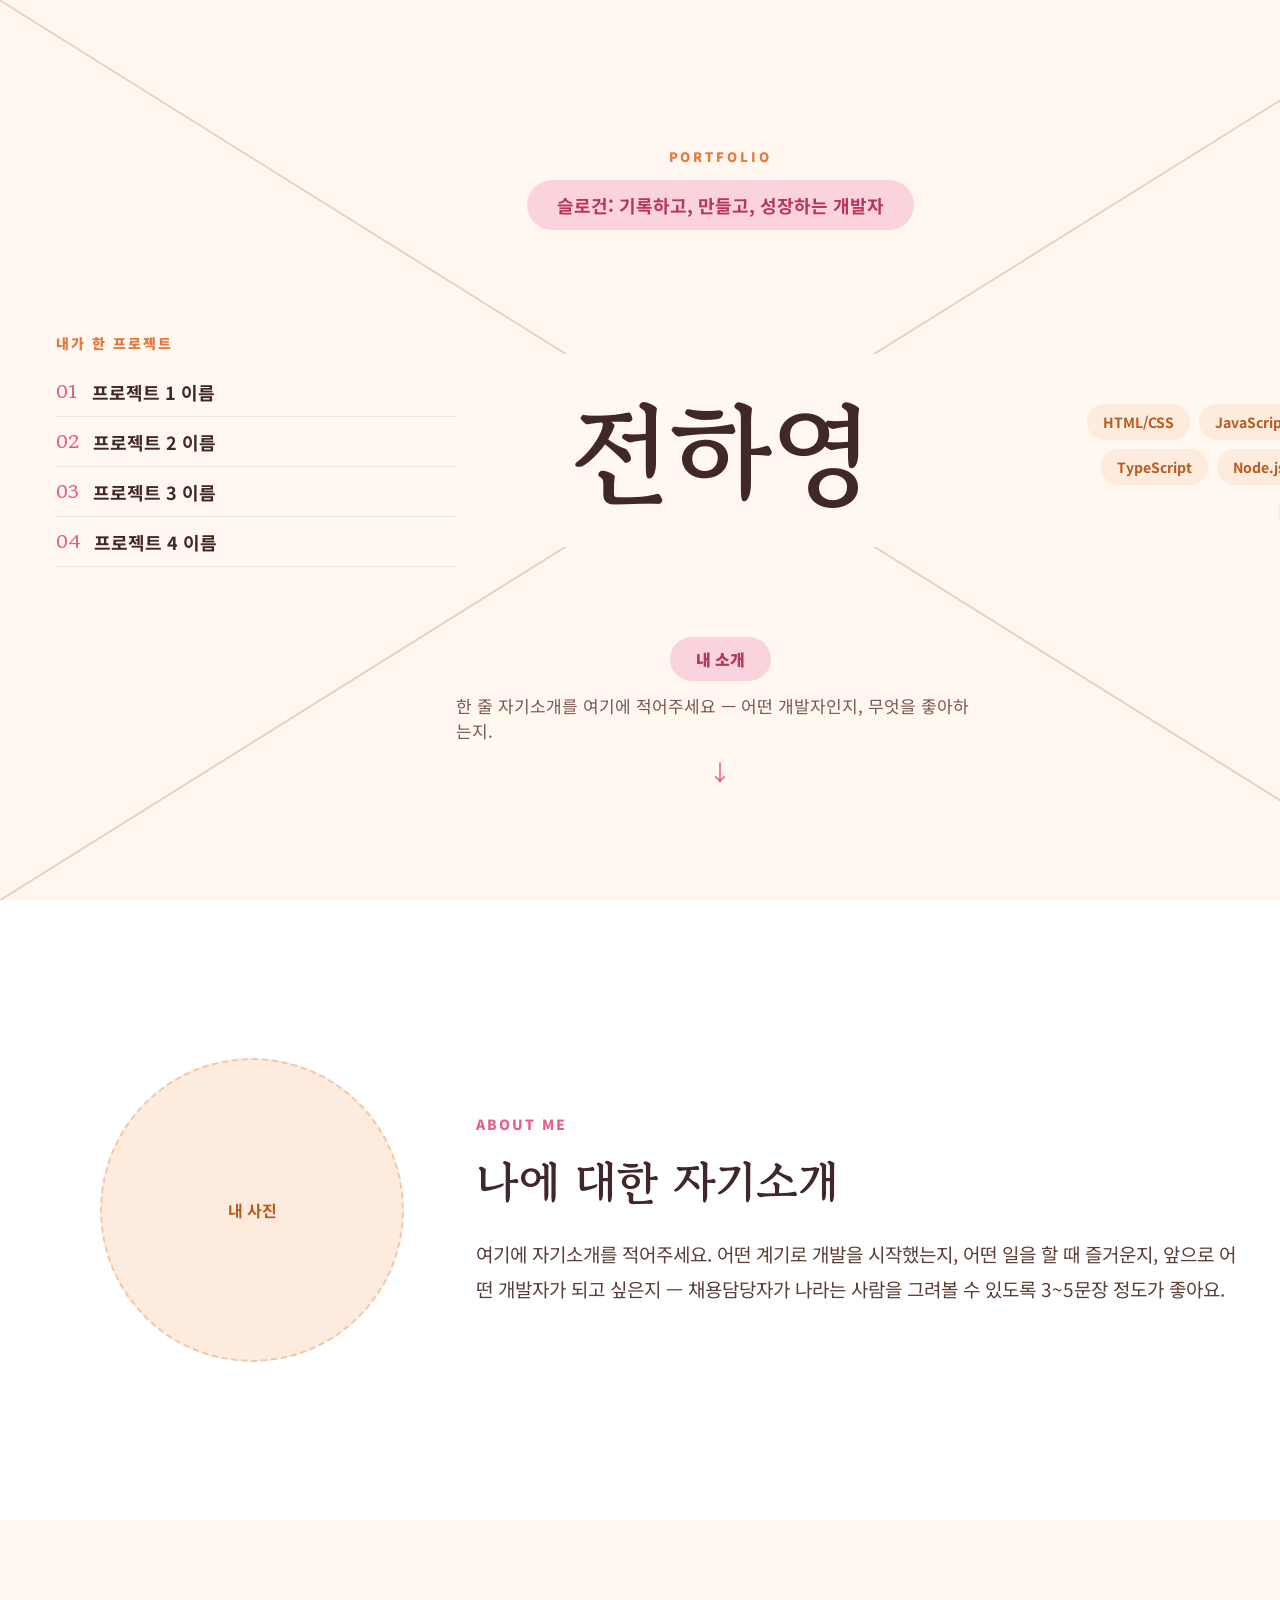
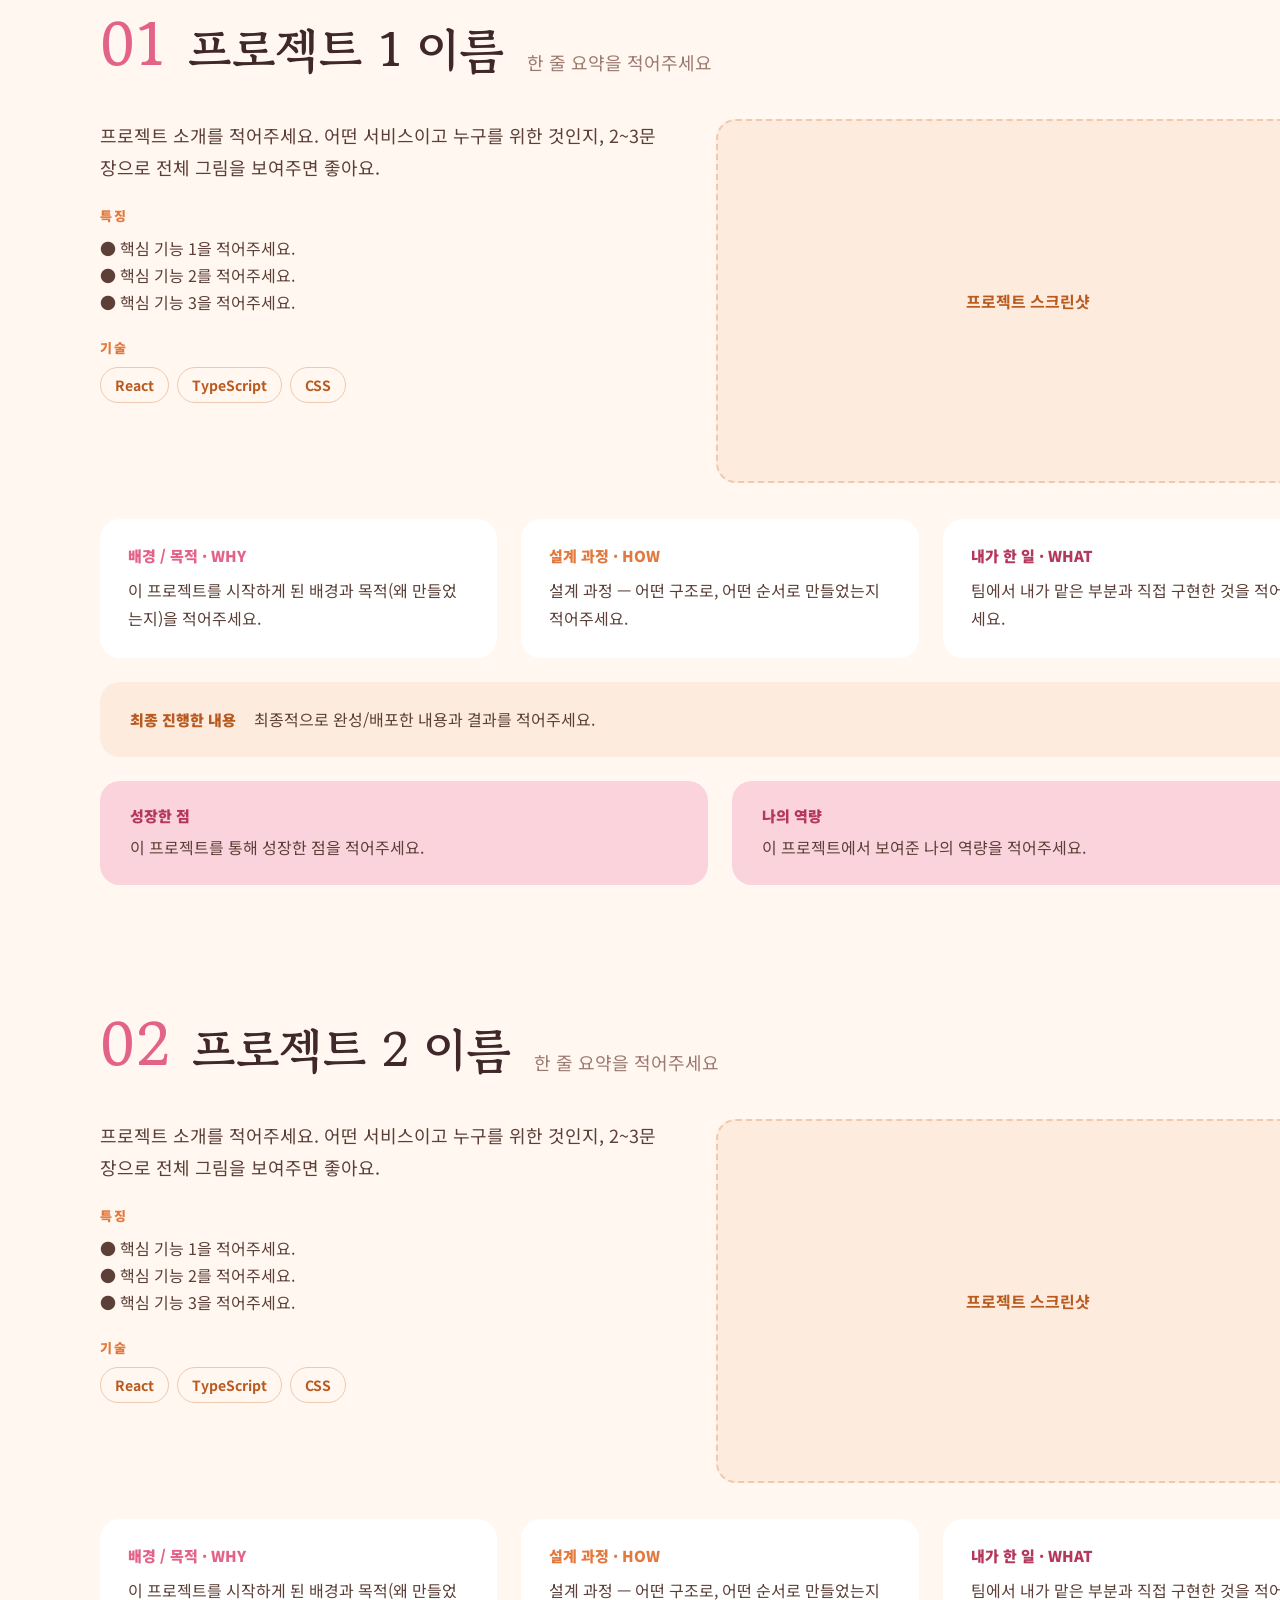
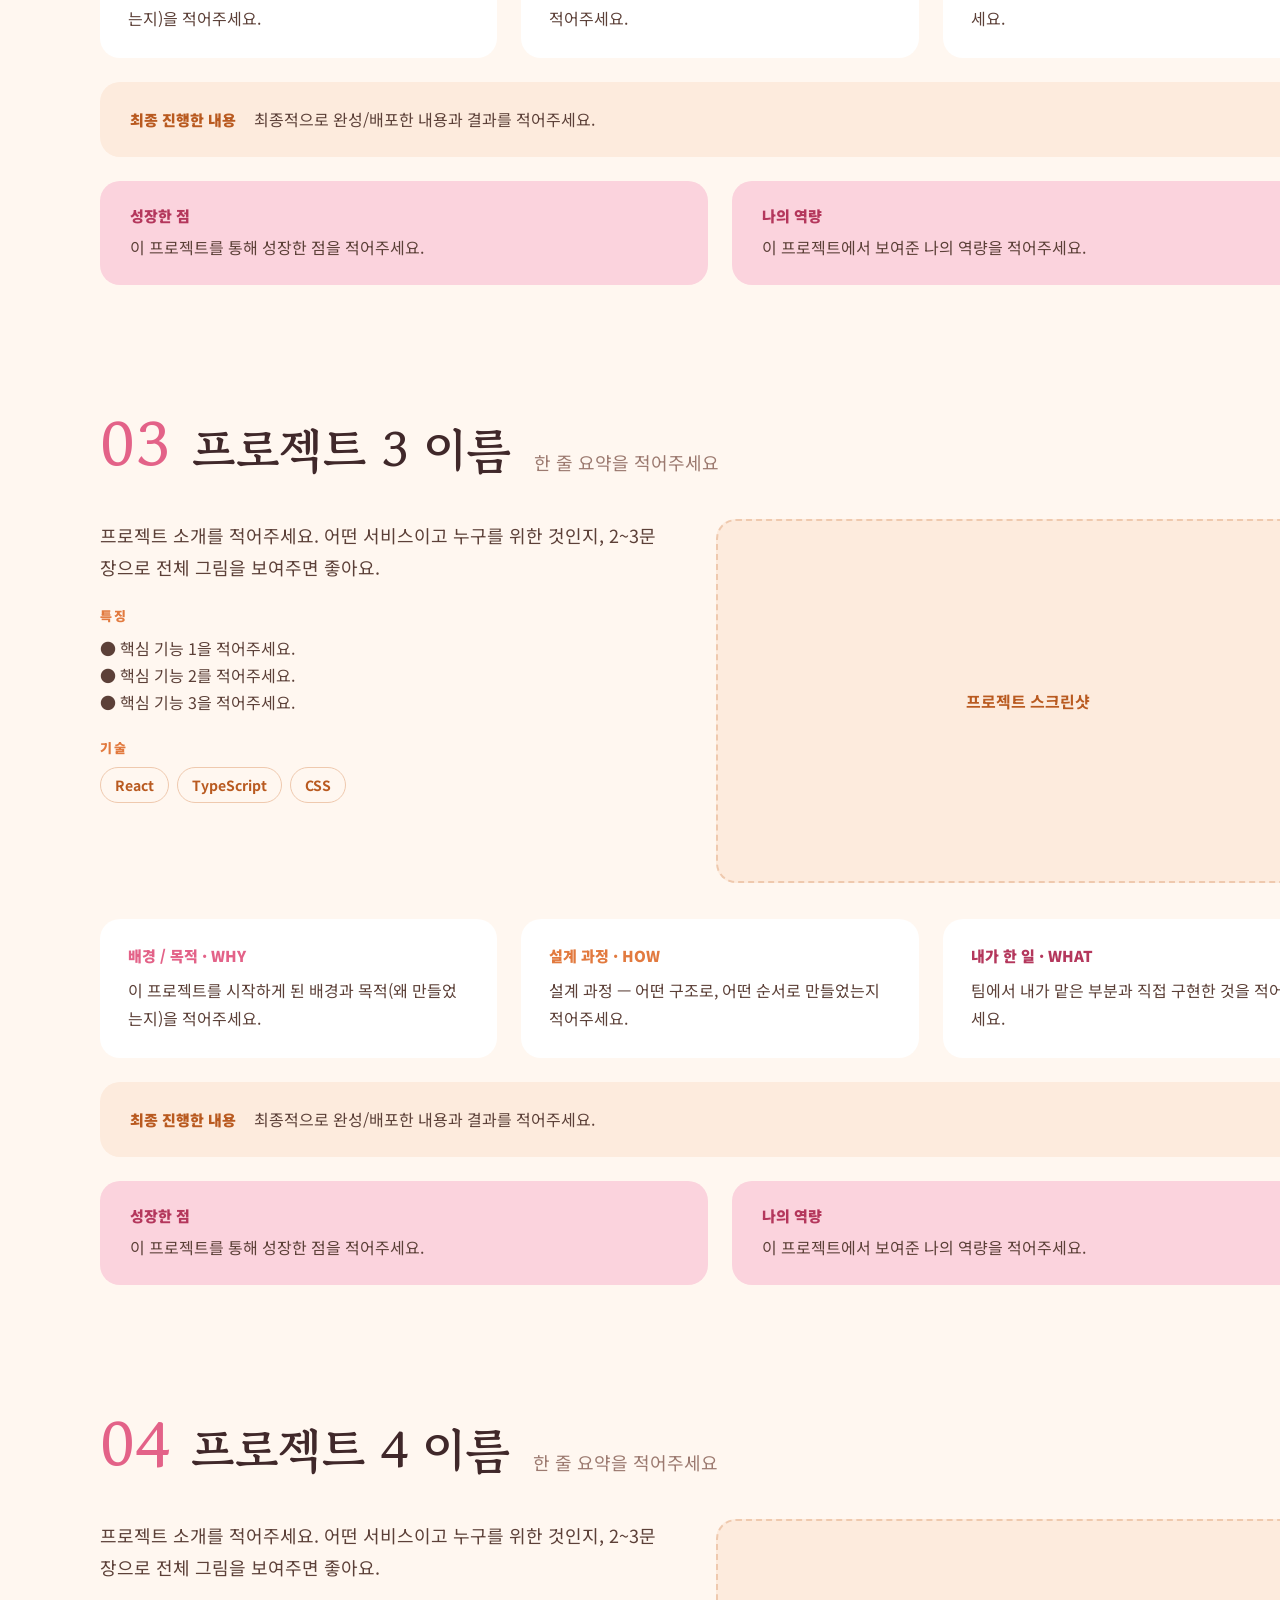
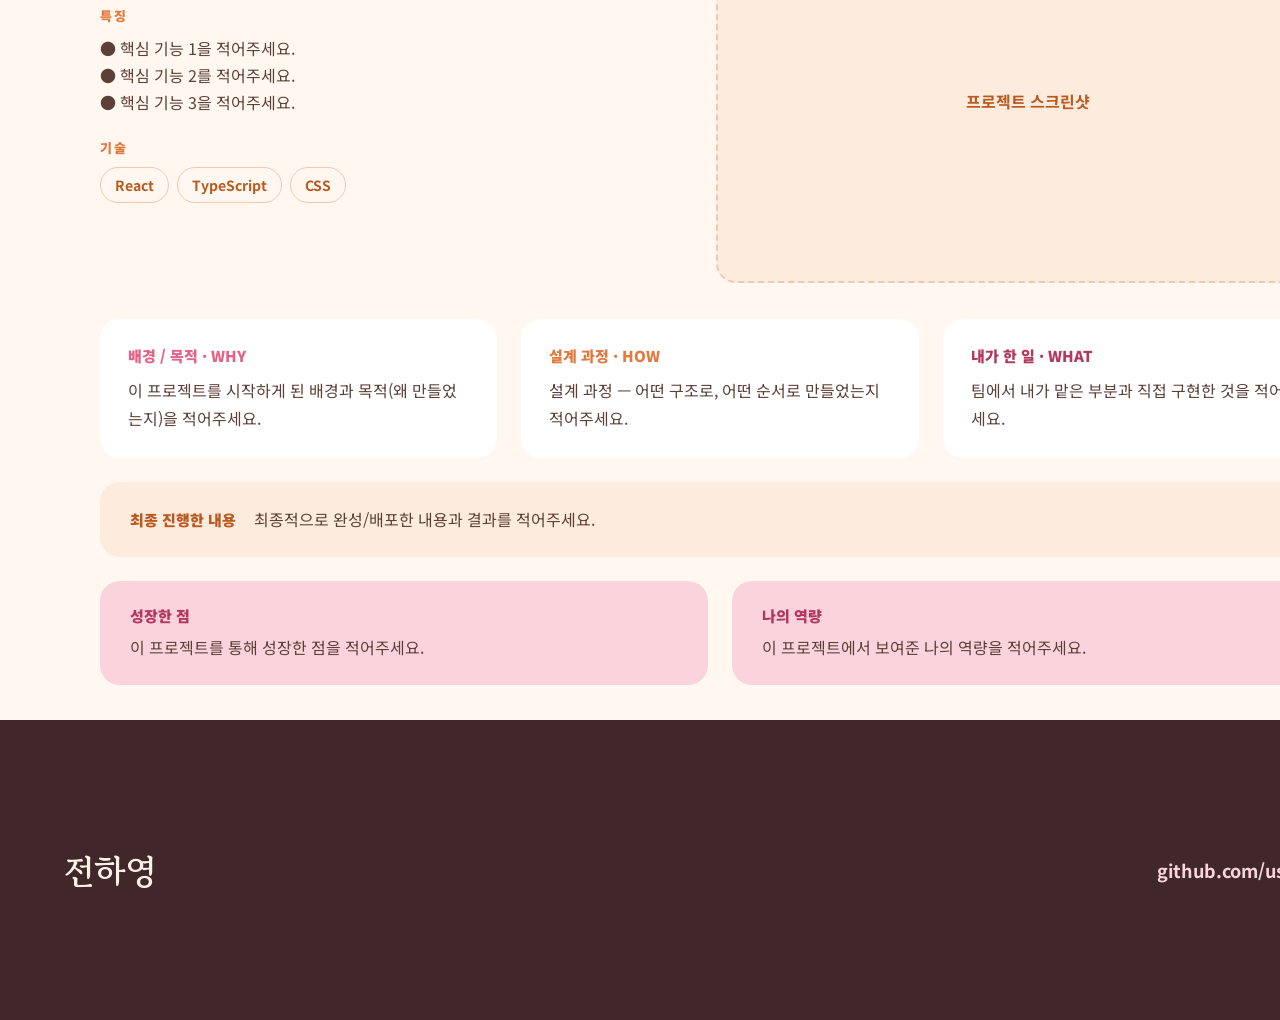
<file: portfolio_V2/index.html>
<!DOCTYPE html>
<html lang="ko">
<head>
<meta charset="utf-8">
<title>전하영 포트폴리오 — 1a 소프트 웜</title>
<link rel="preconnect" href="https://fonts.googleapis.com">
<link href="https://fonts.googleapis.com/css2?family=Gowun+Batang:wght@400;700&family=Noto+Sans+KR:wght@400;500;700;900&display=swap" rel="stylesheet">
<style>
  body { margin:0; background:#EFE6DE; font-family:'Noto Sans KR',sans-serif; color:#40282A; }
  a { color:#B4375C; text-decoration:none; }
</style>
<template id="__bundler_thumbnail">
  <svg xmlns="http://www.w3.org/2000/svg" viewBox="0 0 100 100"><rect width="100" height="100" fill="#F7C2A0"/><text x="50" y="58" font-size="26" font-family="serif" font-weight="bold" text-anchor="middle" fill="#40282A">전</text></svg>
</template>
</head>
<body>

<!-- 히어로 -->
<div data-document-role="page" data-label="히어로" style="width:1440px; height:900px; background:#FFF7F0; position:relative; overflow:hidden; box-sizing:border-box;">
  <div style="position:absolute; left:50%; top:50%; width:1700px; height:1.5px; background:#EDD2BE; transform:translate(-50%,-50%) rotate(32deg);"></div>
  <div style="position:absolute; left:50%; top:50%; width:1700px; height:1.5px; background:#EDD2BE; transform:translate(-50%,-50%) rotate(-32deg);"></div>
  <a href="https://github.com" style="position:absolute; top:30px; right:44px; z-index:2; border:2px solid #40282A; border-radius:999px; padding:9px 20px; font-weight:700; font-size:14px; color:#40282A; background:#FFF7F0;">GitHub ↗</a>
  <div style="position:relative; z-index:1; height:100%; display:grid; grid-template-columns:400px 1fr 400px; grid-template-rows:1fr auto 1fr; box-sizing:border-box; padding:44px 56px;">
    <div style="grid-column:2; grid-row:1; display:flex; flex-direction:column; align-items:center; justify-content:center; gap:14px;">
      <div style="font-size:13px; font-weight:900; letter-spacing:.22em; color:#E27A3F;">PORTFOLIO</div>
      <div style="background:#FBD3DD; color:#B4375C; font-weight:700; font-size:18px; padding:12px 30px; border-radius:999px;">슬로건: 기록하고, 만들고, 성장하는 개발자</div>
    </div>
    <div style="grid-column:1; grid-row:2; align-self:center;">
      <div style="font-size:14px; font-weight:900; letter-spacing:.14em; color:#E27A3F; margin-bottom:14px;">내가 한 프로젝트</div>
      <div style="display:flex; align-items:baseline; gap:14px; padding:10px 0; border-bottom:1px solid #F3E3D7;"><span style="font-family:'Gowun Batang',serif; font-weight:700; font-size:20px; color:#E36288;">01</span><span style="font-weight:700; font-size:18px;">프로젝트 1 이름</span></div>
      <div style="display:flex; align-items:baseline; gap:14px; padding:10px 0; border-bottom:1px solid #F3E3D7;"><span style="font-family:'Gowun Batang',serif; font-weight:700; font-size:20px; color:#E36288;">02</span><span style="font-weight:700; font-size:18px;">프로젝트 2 이름</span></div>
      <div style="display:flex; align-items:baseline; gap:14px; padding:10px 0; border-bottom:1px solid #F3E3D7;"><span style="font-family:'Gowun Batang',serif; font-weight:700; font-size:20px; color:#E36288;">03</span><span style="font-weight:700; font-size:18px;">프로젝트 3 이름</span></div>
      <div style="display:flex; align-items:baseline; gap:14px; padding:10px 0; border-bottom:1px solid #F3E3D7;"><span style="font-family:'Gowun Batang',serif; font-weight:700; font-size:20px; color:#E36288;">04</span><span style="font-weight:700; font-size:18px;">프로젝트 4 이름</span></div>
    </div>
    <div style="grid-column:2; grid-row:2; align-self:center; text-align:center; background:#FFF7F0; padding:36px 40px;">
      <h1 style="margin:0; font-family:'Gowun Batang',serif; font-weight:700; font-size:110px; line-height:1.1;">전하영</h1>
    </div>
    <div style="grid-column:3; grid-row:2; align-self:center; justify-self:end; max-width:370px; text-align:right;">
      <div style="font-size:14px; font-weight:900; letter-spacing:.14em; color:#E27A3F; margin-bottom:14px;">SKILLS</div>
      <div style="display:flex; flex-wrap:wrap; justify-content:flex-end; gap:9px;">
        <span style="background:#FDEBDD; color:#B95A20; font-weight:700; font-size:14px; padding:8px 16px; border-radius:999px;">HTML/CSS</span>
        <span style="background:#FDEBDD; color:#B95A20; font-weight:700; font-size:14px; padding:8px 16px; border-radius:999px;">JavaScript</span>
        <span style="background:#FDEBDD; color:#B95A20; font-weight:700; font-size:14px; padding:8px 16px; border-radius:999px;">React</span>
        <span style="background:#FDEBDD; color:#B95A20; font-weight:700; font-size:14px; padding:8px 16px; border-radius:999px;">TypeScript</span>
        <span style="background:#FDEBDD; color:#B95A20; font-weight:700; font-size:14px; padding:8px 16px; border-radius:999px;">Node.js</span>
        <span style="background:#FDEBDD; color:#B95A20; font-weight:700; font-size:14px; padding:8px 16px; border-radius:999px;">Figma</span>
        <span style="background:#FDEBDD; color:#B95A20; font-weight:700; font-size:14px; padding:8px 16px; border-radius:999px;">Git/GitHub</span>
      </div>
    </div>
    <div style="grid-column:2; grid-row:3; display:flex; flex-direction:column; align-items:center; justify-content:center; gap:12px;">
      <div style="background:#FBD3DD; color:#B4375C; font-weight:900; font-size:16px; padding:10px 26px; border-radius:999px;">내 소개</div>
      <p style="margin:0; font-size:17px; color:#7A5A52;">한 줄 자기소개를 여기에 적어주세요 — 어떤 개발자인지, 무엇을 좋아하는지.</p>
      <div style="font-size:22px; color:#E36288;">↓</div>
    </div>
  </div>
</div>

<!-- 자기소개 -->
<div data-document-role="page" data-label="자기소개" style="width:1440px; height:620px; background:#FFFFFF; padding:110px 100px; box-sizing:border-box; display:flex; align-items:center; gap:72px;">
  <div style="width:300px; height:300px; flex:0 0 auto; border-radius:50%; background:#FDEBDD; border:2px dashed #EFC9AE; display:flex; align-items:center; justify-content:center; font-weight:700; color:#B95A20;">내 사진</div>
  <div style="flex:1;">
    <div style="font-size:14px; font-weight:900; letter-spacing:.14em; color:#E36288; margin-bottom:14px;">ABOUT ME</div>
    <h2 style="margin:0 0 22px; font-family:'Gowun Batang',serif; font-size:46px; font-weight:700;">나에 대한 자기소개</h2>
    <p style="margin:0; font-size:19px; line-height:1.85; color:#5C4038; max-width:760px;">여기에 자기소개를 적어주세요. 어떤 계기로 개발을 시작했는지, 어떤 일을 할 때 즐거운지, 앞으로 어떤 개발자가 되고 싶은지 — 채용담당자가 나라는 사람을 그려볼 수 있도록 3~5문장 정도가 좋아요.</p>
  </div>
</div>

<!-- 프로젝트 1 -->
<div data-document-role="page" data-label="프로젝트 01" style="width:1440px; height:1000px; background:#FFF7F0; padding:80px 100px; box-sizing:border-box;">
  <div style="display:flex; align-items:baseline; gap:22px; margin-bottom:32px;">
    <div style="font-family:'Gowun Batang',serif; font-weight:700; font-size:60px; color:#E36288;">01</div>
    <h2 style="margin:0; font-family:'Gowun Batang',serif; font-weight:700; font-size:48px;">프로젝트 1 이름</h2>
    <div style="font-size:18px; color:#9C7A70;">한 줄 요약을 적어주세요</div>
  </div>
  <div style="display:flex; gap:56px; margin-bottom:36px;">
    <div style="flex:1;">
      <p style="margin:0 0 22px; font-size:18px; line-height:1.8; color:#5C4038;">프로젝트 소개를 적어주세요. 어떤 서비스이고 누구를 위한 것인지, 2~3문장으로 전체 그림을 보여주면 좋아요.</p>
      <div style="font-size:13px; font-weight:900; letter-spacing:.14em; color:#E27A3F; margin-bottom:10px;">특징</div>
      <div style="font-size:16px; line-height:1.7; color:#5C4038;">● 핵심 기능 1을 적어주세요.</div>
      <div style="font-size:16px; line-height:1.7; color:#5C4038;">● 핵심 기능 2를 적어주세요.</div>
      <div style="font-size:16px; line-height:1.7; color:#5C4038;">● 핵심 기능 3을 적어주세요.</div>
      <div style="font-size:13px; font-weight:900; letter-spacing:.14em; color:#E27A3F; margin:22px 0 10px;">기술</div>
      <div style="display:flex; flex-wrap:wrap; gap:8px;">
        <span style="border:1.5px solid #EFC9AE; color:#B95A20; font-weight:700; font-size:14px; padding:7px 14px; border-radius:999px;">React</span>
        <span style="border:1.5px solid #EFC9AE; color:#B95A20; font-weight:700; font-size:14px; padding:7px 14px; border-radius:999px;">TypeScript</span>
        <span style="border:1.5px solid #EFC9AE; color:#B95A20; font-weight:700; font-size:14px; padding:7px 14px; border-radius:999px;">CSS</span>
      </div>
    </div>
    <div style="width:620px; height:360px; flex:0 0 auto; border-radius:20px; background:#FDEBDD; border:2px dashed #EFC9AE; display:flex; align-items:center; justify-content:center; font-weight:700; color:#B95A20;">프로젝트 스크린샷</div>
  </div>
  <div style="display:grid; grid-template-columns:1fr 1fr 1fr; gap:24px; margin-bottom:24px;">
    <div style="background:#FFFFFF; border-radius:20px; padding:26px 28px;">
      <div style="font-weight:900; color:#E36288; font-size:15px; margin-bottom:10px;">배경 / 목적 · WHY</div>
      <div style="font-size:16px; line-height:1.75; color:#5C4038;">이 프로젝트를 시작하게 된 배경과 목적(왜 만들었는지)을 적어주세요.</div>
    </div>
    <div style="background:#FFFFFF; border-radius:20px; padding:26px 28px;">
      <div style="font-weight:900; color:#E27A3F; font-size:15px; margin-bottom:10px;">설계 과정 · HOW</div>
      <div style="font-size:16px; line-height:1.75; color:#5C4038;">설계 과정 — 어떤 구조로, 어떤 순서로 만들었는지 적어주세요.</div>
    </div>
    <div style="background:#FFFFFF; border-radius:20px; padding:26px 28px;">
      <div style="font-weight:900; color:#B4375C; font-size:15px; margin-bottom:10px;">내가 한 일 · WHAT</div>
      <div style="font-size:16px; line-height:1.75; color:#5C4038;">팀에서 내가 맡은 부분과 직접 구현한 것을 적어주세요.</div>
    </div>
  </div>
  <div style="background:#FDEBDD; border-radius:20px; padding:24px 30px; margin-bottom:24px;">
    <span style="font-weight:900; color:#B95A20; font-size:15px; margin-right:14px;">최종 진행한 내용</span>
    <span style="font-size:16px; line-height:1.7; color:#5C4038;">최종적으로 완성/배포한 내용과 결과를 적어주세요.</span>
  </div>
  <div style="display:grid; grid-template-columns:1fr 1fr; gap:24px;">
    <div style="background:#FBD3DD; border-radius:20px; padding:24px 30px;">
      <div style="font-weight:900; color:#B4375C; font-size:15px; margin-bottom:8px;">성장한 점</div>
      <div style="font-size:16px; line-height:1.7; color:#5C4038;">이 프로젝트를 통해 성장한 점을 적어주세요.</div>
    </div>
    <div style="background:#FBD3DD; border-radius:20px; padding:24px 30px;">
      <div style="font-weight:900; color:#B4375C; font-size:15px; margin-bottom:8px;">나의 역량</div>
      <div style="font-size:16px; line-height:1.7; color:#5C4038;">이 프로젝트에서 보여준 나의 역량을 적어주세요.</div>
    </div>
  </div>
</div>

<!-- 프로젝트 2 -->
<div data-document-role="page" data-label="프로젝트 02" style="width:1440px; height:1000px; background:#FFF7F0; padding:80px 100px; box-sizing:border-box;">
  <div style="display:flex; align-items:baseline; gap:22px; margin-bottom:32px;">
    <div style="font-family:'Gowun Batang',serif; font-weight:700; font-size:60px; color:#E36288;">02</div>
    <h2 style="margin:0; font-family:'Gowun Batang',serif; font-weight:700; font-size:48px;">프로젝트 2 이름</h2>
    <div style="font-size:18px; color:#9C7A70;">한 줄 요약을 적어주세요</div>
  </div>
  <div style="display:flex; gap:56px; margin-bottom:36px;">
    <div style="flex:1;">
      <p style="margin:0 0 22px; font-size:18px; line-height:1.8; color:#5C4038;">프로젝트 소개를 적어주세요. 어떤 서비스이고 누구를 위한 것인지, 2~3문장으로 전체 그림을 보여주면 좋아요.</p>
      <div style="font-size:13px; font-weight:900; letter-spacing:.14em; color:#E27A3F; margin-bottom:10px;">특징</div>
      <div style="font-size:16px; line-height:1.7; color:#5C4038;">● 핵심 기능 1을 적어주세요.</div>
      <div style="font-size:16px; line-height:1.7; color:#5C4038;">● 핵심 기능 2를 적어주세요.</div>
      <div style="font-size:16px; line-height:1.7; color:#5C4038;">● 핵심 기능 3을 적어주세요.</div>
      <div style="font-size:13px; font-weight:900; letter-spacing:.14em; color:#E27A3F; margin:22px 0 10px;">기술</div>
      <div style="display:flex; flex-wrap:wrap; gap:8px;">
        <span style="border:1.5px solid #EFC9AE; color:#B95A20; font-weight:700; font-size:14px; padding:7px 14px; border-radius:999px;">React</span>
        <span style="border:1.5px solid #EFC9AE; color:#B95A20; font-weight:700; font-size:14px; padding:7px 14px; border-radius:999px;">TypeScript</span>
        <span style="border:1.5px solid #EFC9AE; color:#B95A20; font-weight:700; font-size:14px; padding:7px 14px; border-radius:999px;">CSS</span>
      </div>
    </div>
    <div style="width:620px; height:360px; flex:0 0 auto; border-radius:20px; background:#FDEBDD; border:2px dashed #EFC9AE; display:flex; align-items:center; justify-content:center; font-weight:700; color:#B95A20;">프로젝트 스크린샷</div>
  </div>
  <div style="display:grid; grid-template-columns:1fr 1fr 1fr; gap:24px; margin-bottom:24px;">
    <div style="background:#FFFFFF; border-radius:20px; padding:26px 28px;">
      <div style="font-weight:900; color:#E36288; font-size:15px; margin-bottom:10px;">배경 / 목적 · WHY</div>
      <div style="font-size:16px; line-height:1.75; color:#5C4038;">이 프로젝트를 시작하게 된 배경과 목적(왜 만들었는지)을 적어주세요.</div>
    </div>
    <div style="background:#FFFFFF; border-radius:20px; padding:26px 28px;">
      <div style="font-weight:900; color:#E27A3F; font-size:15px; margin-bottom:10px;">설계 과정 · HOW</div>
      <div style="font-size:16px; line-height:1.75; color:#5C4038;">설계 과정 — 어떤 구조로, 어떤 순서로 만들었는지 적어주세요.</div>
    </div>
    <div style="background:#FFFFFF; border-radius:20px; padding:26px 28px;">
      <div style="font-weight:900; color:#B4375C; font-size:15px; margin-bottom:10px;">내가 한 일 · WHAT</div>
      <div style="font-size:16px; line-height:1.75; color:#5C4038;">팀에서 내가 맡은 부분과 직접 구현한 것을 적어주세요.</div>
    </div>
  </div>
  <div style="background:#FDEBDD; border-radius:20px; padding:24px 30px; margin-bottom:24px;">
    <span style="font-weight:900; color:#B95A20; font-size:15px; margin-right:14px;">최종 진행한 내용</span>
    <span style="font-size:16px; line-height:1.7; color:#5C4038;">최종적으로 완성/배포한 내용과 결과를 적어주세요.</span>
  </div>
  <div style="display:grid; grid-template-columns:1fr 1fr; gap:24px;">
    <div style="background:#FBD3DD; border-radius:20px; padding:24px 30px;">
      <div style="font-weight:900; color:#B4375C; font-size:15px; margin-bottom:8px;">성장한 점</div>
      <div style="font-size:16px; line-height:1.7; color:#5C4038;">이 프로젝트를 통해 성장한 점을 적어주세요.</div>
    </div>
    <div style="background:#FBD3DD; border-radius:20px; padding:24px 30px;">
      <div style="font-weight:900; color:#B4375C; font-size:15px; margin-bottom:8px;">나의 역량</div>
      <div style="font-size:16px; line-height:1.7; color:#5C4038;">이 프로젝트에서 보여준 나의 역량을 적어주세요.</div>
    </div>
  </div>
</div>

<!-- 프로젝트 3 -->
<div data-document-role="page" data-label="프로젝트 03" style="width:1440px; height:1000px; background:#FFF7F0; padding:80px 100px; box-sizing:border-box;">
  <div style="display:flex; align-items:baseline; gap:22px; margin-bottom:32px;">
    <div style="font-family:'Gowun Batang',serif; font-weight:700; font-size:60px; color:#E36288;">03</div>
    <h2 style="margin:0; font-family:'Gowun Batang',serif; font-weight:700; font-size:48px;">프로젝트 3 이름</h2>
    <div style="font-size:18px; color:#9C7A70;">한 줄 요약을 적어주세요</div>
  </div>
  <div style="display:flex; gap:56px; margin-bottom:36px;">
    <div style="flex:1;">
      <p style="margin:0 0 22px; font-size:18px; line-height:1.8; color:#5C4038;">프로젝트 소개를 적어주세요. 어떤 서비스이고 누구를 위한 것인지, 2~3문장으로 전체 그림을 보여주면 좋아요.</p>
      <div style="font-size:13px; font-weight:900; letter-spacing:.14em; color:#E27A3F; margin-bottom:10px;">특징</div>
      <div style="font-size:16px; line-height:1.7; color:#5C4038;">● 핵심 기능 1을 적어주세요.</div>
      <div style="font-size:16px; line-height:1.7; color:#5C4038;">● 핵심 기능 2를 적어주세요.</div>
      <div style="font-size:16px; line-height:1.7; color:#5C4038;">● 핵심 기능 3을 적어주세요.</div>
      <div style="font-size:13px; font-weight:900; letter-spacing:.14em; color:#E27A3F; margin:22px 0 10px;">기술</div>
      <div style="display:flex; flex-wrap:wrap; gap:8px;">
        <span style="border:1.5px solid #EFC9AE; color:#B95A20; font-weight:700; font-size:14px; padding:7px 14px; border-radius:999px;">React</span>
        <span style="border:1.5px solid #EFC9AE; color:#B95A20; font-weight:700; font-size:14px; padding:7px 14px; border-radius:999px;">TypeScript</span>
        <span style="border:1.5px solid #EFC9AE; color:#B95A20; font-weight:700; font-size:14px; padding:7px 14px; border-radius:999px;">CSS</span>
      </div>
    </div>
    <div style="width:620px; height:360px; flex:0 0 auto; border-radius:20px; background:#FDEBDD; border:2px dashed #EFC9AE; display:flex; align-items:center; justify-content:center; font-weight:700; color:#B95A20;">프로젝트 스크린샷</div>
  </div>
  <div style="display:grid; grid-template-columns:1fr 1fr 1fr; gap:24px; margin-bottom:24px;">
    <div style="background:#FFFFFF; border-radius:20px; padding:26px 28px;">
      <div style="font-weight:900; color:#E36288; font-size:15px; margin-bottom:10px;">배경 / 목적 · WHY</div>
      <div style="font-size:16px; line-height:1.75; color:#5C4038;">이 프로젝트를 시작하게 된 배경과 목적(왜 만들었는지)을 적어주세요.</div>
    </div>
    <div style="background:#FFFFFF; border-radius:20px; padding:26px 28px;">
      <div style="font-weight:900; color:#E27A3F; font-size:15px; margin-bottom:10px;">설계 과정 · HOW</div>
      <div style="font-size:16px; line-height:1.75; color:#5C4038;">설계 과정 — 어떤 구조로, 어떤 순서로 만들었는지 적어주세요.</div>
    </div>
    <div style="background:#FFFFFF; border-radius:20px; padding:26px 28px;">
      <div style="font-weight:900; color:#B4375C; font-size:15px; margin-bottom:10px;">내가 한 일 · WHAT</div>
      <div style="font-size:16px; line-height:1.75; color:#5C4038;">팀에서 내가 맡은 부분과 직접 구현한 것을 적어주세요.</div>
    </div>
  </div>
  <div style="background:#FDEBDD; border-radius:20px; padding:24px 30px; margin-bottom:24px;">
    <span style="font-weight:900; color:#B95A20; font-size:15px; margin-right:14px;">최종 진행한 내용</span>
    <span style="font-size:16px; line-height:1.7; color:#5C4038;">최종적으로 완성/배포한 내용과 결과를 적어주세요.</span>
  </div>
  <div style="display:grid; grid-template-columns:1fr 1fr; gap:24px;">
    <div style="background:#FBD3DD; border-radius:20px; padding:24px 30px;">
      <div style="font-weight:900; color:#B4375C; font-size:15px; margin-bottom:8px;">성장한 점</div>
      <div style="font-size:16px; line-height:1.7; color:#5C4038;">이 프로젝트를 통해 성장한 점을 적어주세요.</div>
    </div>
    <div style="background:#FBD3DD; border-radius:20px; padding:24px 30px;">
      <div style="font-weight:900; color:#B4375C; font-size:15px; margin-bottom:8px;">나의 역량</div>
      <div style="font-size:16px; line-height:1.7; color:#5C4038;">이 프로젝트에서 보여준 나의 역량을 적어주세요.</div>
    </div>
  </div>
</div>

<!-- 프로젝트 4 -->
<div data-document-role="page" data-label="프로젝트 04" style="width:1440px; height:1000px; background:#FFF7F0; padding:80px 100px; box-sizing:border-box;">
  <div style="display:flex; align-items:baseline; gap:22px; margin-bottom:32px;">
    <div style="font-family:'Gowun Batang',serif; font-weight:700; font-size:60px; color:#E36288;">04</div>
    <h2 style="margin:0; font-family:'Gowun Batang',serif; font-weight:700; font-size:48px;">프로젝트 4 이름</h2>
    <div style="font-size:18px; color:#9C7A70;">한 줄 요약을 적어주세요</div>
  </div>
  <div style="display:flex; gap:56px; margin-bottom:36px;">
    <div style="flex:1;">
      <p style="margin:0 0 22px; font-size:18px; line-height:1.8; color:#5C4038;">프로젝트 소개를 적어주세요. 어떤 서비스이고 누구를 위한 것인지, 2~3문장으로 전체 그림을 보여주면 좋아요.</p>
      <div style="font-size:13px; font-weight:900; letter-spacing:.14em; color:#E27A3F; margin-bottom:10px;">특징</div>
      <div style="font-size:16px; line-height:1.7; color:#5C4038;">● 핵심 기능 1을 적어주세요.</div>
      <div style="font-size:16px; line-height:1.7; color:#5C4038;">● 핵심 기능 2를 적어주세요.</div>
      <div style="font-size:16px; line-height:1.7; color:#5C4038;">● 핵심 기능 3을 적어주세요.</div>
      <div style="font-size:13px; font-weight:900; letter-spacing:.14em; color:#E27A3F; margin:22px 0 10px;">기술</div>
      <div style="display:flex; flex-wrap:wrap; gap:8px;">
        <span style="border:1.5px solid #EFC9AE; color:#B95A20; font-weight:700; font-size:14px; padding:7px 14px; border-radius:999px;">React</span>
        <span style="border:1.5px solid #EFC9AE; color:#B95A20; font-weight:700; font-size:14px; padding:7px 14px; border-radius:999px;">TypeScript</span>
        <span style="border:1.5px solid #EFC9AE; color:#B95A20; font-weight:700; font-size:14px; padding:7px 14px; border-radius:999px;">CSS</span>
      </div>
    </div>
    <div style="width:620px; height:360px; flex:0 0 auto; border-radius:20px; background:#FDEBDD; border:2px dashed #EFC9AE; display:flex; align-items:center; justify-content:center; font-weight:700; color:#B95A20;">프로젝트 스크린샷</div>
  </div>
  <div style="display:grid; grid-template-columns:1fr 1fr 1fr; gap:24px; margin-bottom:24px;">
    <div style="background:#FFFFFF; border-radius:20px; padding:26px 28px;">
      <div style="font-weight:900; color:#E36288; font-size:15px; margin-bottom:10px;">배경 / 목적 · WHY</div>
      <div style="font-size:16px; line-height:1.75; color:#5C4038;">이 프로젝트를 시작하게 된 배경과 목적(왜 만들었는지)을 적어주세요.</div>
    </div>
    <div style="background:#FFFFFF; border-radius:20px; padding:26px 28px;">
      <div style="font-weight:900; color:#E27A3F; font-size:15px; margin-bottom:10px;">설계 과정 · HOW</div>
      <div style="font-size:16px; line-height:1.75; color:#5C4038;">설계 과정 — 어떤 구조로, 어떤 순서로 만들었는지 적어주세요.</div>
    </div>
    <div style="background:#FFFFFF; border-radius:20px; padding:26px 28px;">
      <div style="font-weight:900; color:#B4375C; font-size:15px; margin-bottom:10px;">내가 한 일 · WHAT</div>
      <div style="font-size:16px; line-height:1.75; color:#5C4038;">팀에서 내가 맡은 부분과 직접 구현한 것을 적어주세요.</div>
    </div>
  </div>
  <div style="background:#FDEBDD; border-radius:20px; padding:24px 30px; margin-bottom:24px;">
    <span style="font-weight:900; color:#B95A20; font-size:15px; margin-right:14px;">최종 진행한 내용</span>
    <span style="font-size:16px; line-height:1.7; color:#5C4038;">최종적으로 완성/배포한 내용과 결과를 적어주세요.</span>
  </div>
  <div style="display:grid; grid-template-columns:1fr 1fr; gap:24px;">
    <div style="background:#FBD3DD; border-radius:20px; padding:24px 30px;">
      <div style="font-weight:900; color:#B4375C; font-size:15px; margin-bottom:8px;">성장한 점</div>
      <div style="font-size:16px; line-height:1.7; color:#5C4038;">이 프로젝트를 통해 성장한 점을 적어주세요.</div>
    </div>
    <div style="background:#FBD3DD; border-radius:20px; padding:24px 30px;">
      <div style="font-weight:900; color:#B4375C; font-size:15px; margin-bottom:8px;">나의 역량</div>
      <div style="font-size:16px; line-height:1.7; color:#5C4038;">이 프로젝트에서 보여준 나의 역량을 적어주세요.</div>
    </div>
  </div>
</div>

<!-- 푸터 -->
<div data-document-role="page" data-label="푸터" style="width:1440px; height:300px; background:#40282A; color:#FFF1E8; padding:0 64px; box-sizing:border-box; display:flex; justify-content:space-between; align-items:center;">
  <div style="font-family:'Gowun Batang',serif; font-size:34px; font-weight:700;">전하영</div>
  <a href="https://github.com" style="color:#FBD3DD; font-weight:700; font-size:18px;">github.com/username ↗</a>
</div>

</body>
</html>
</file>
